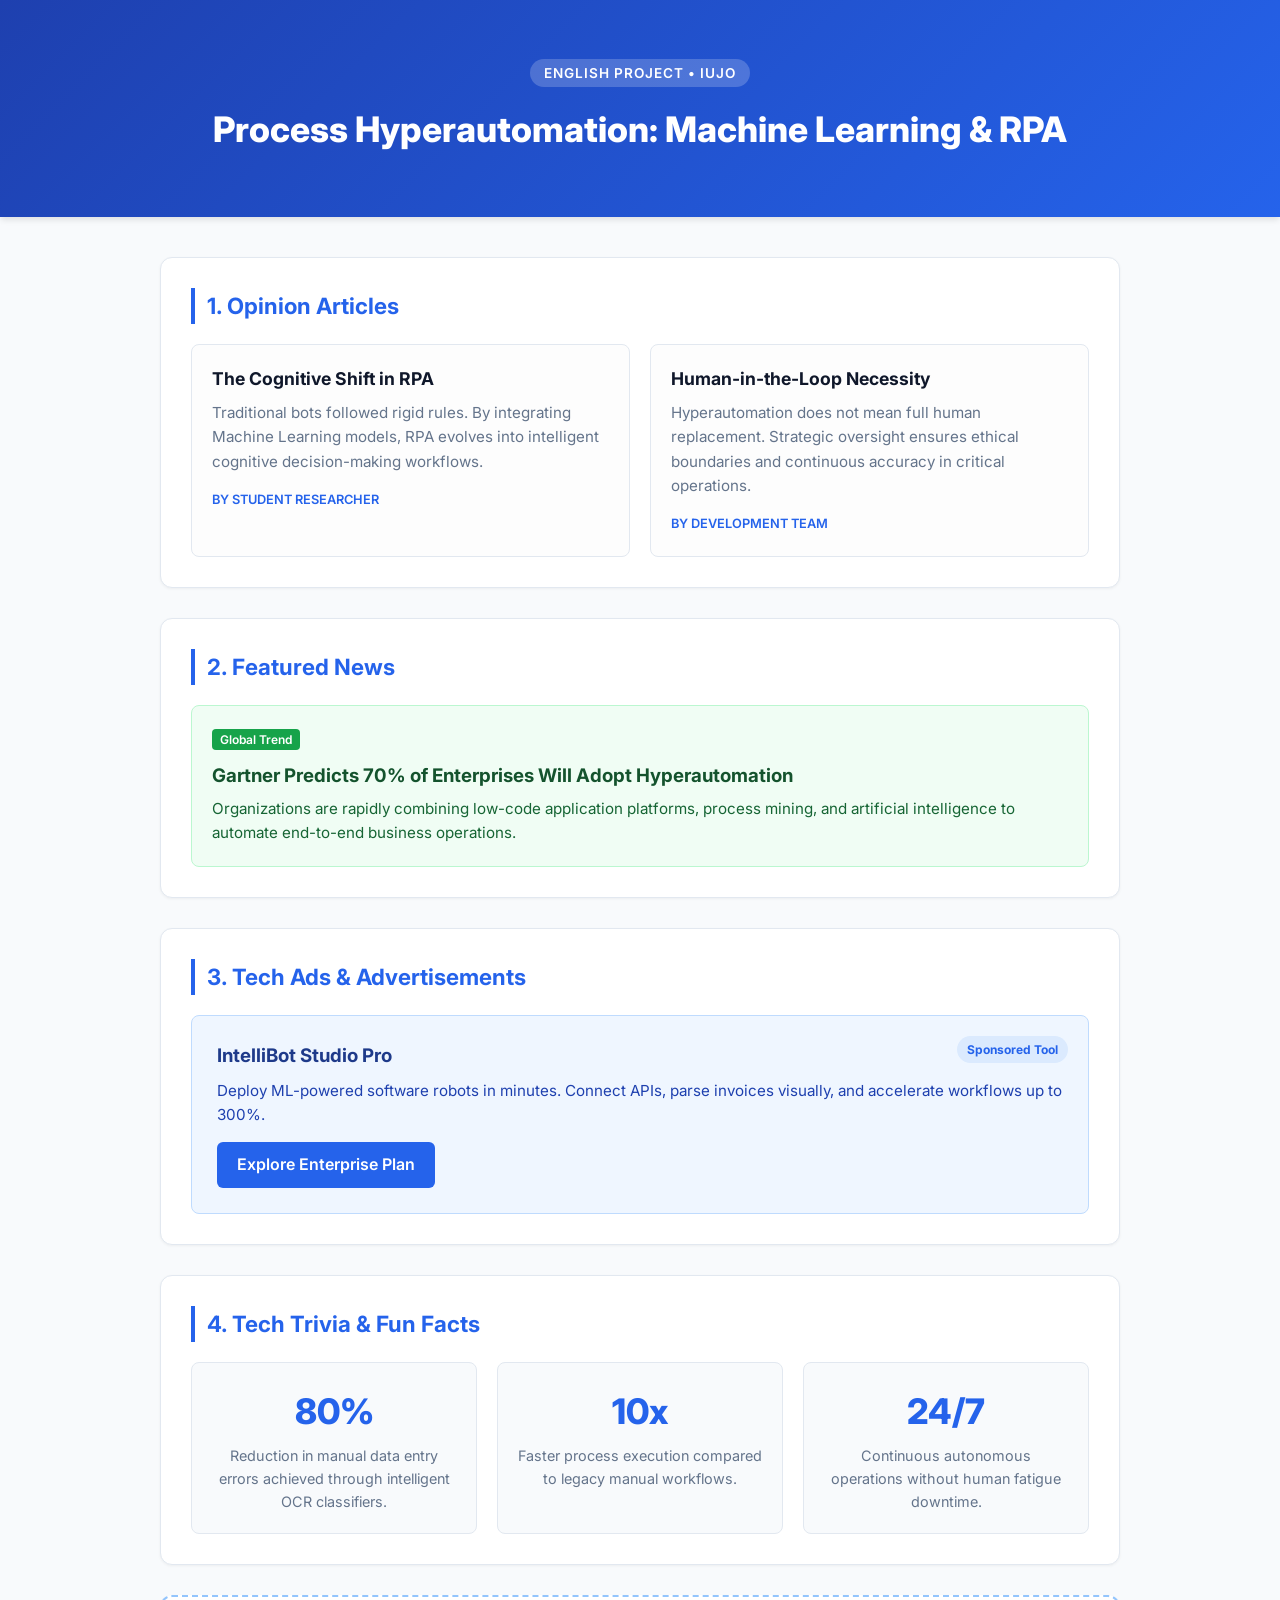
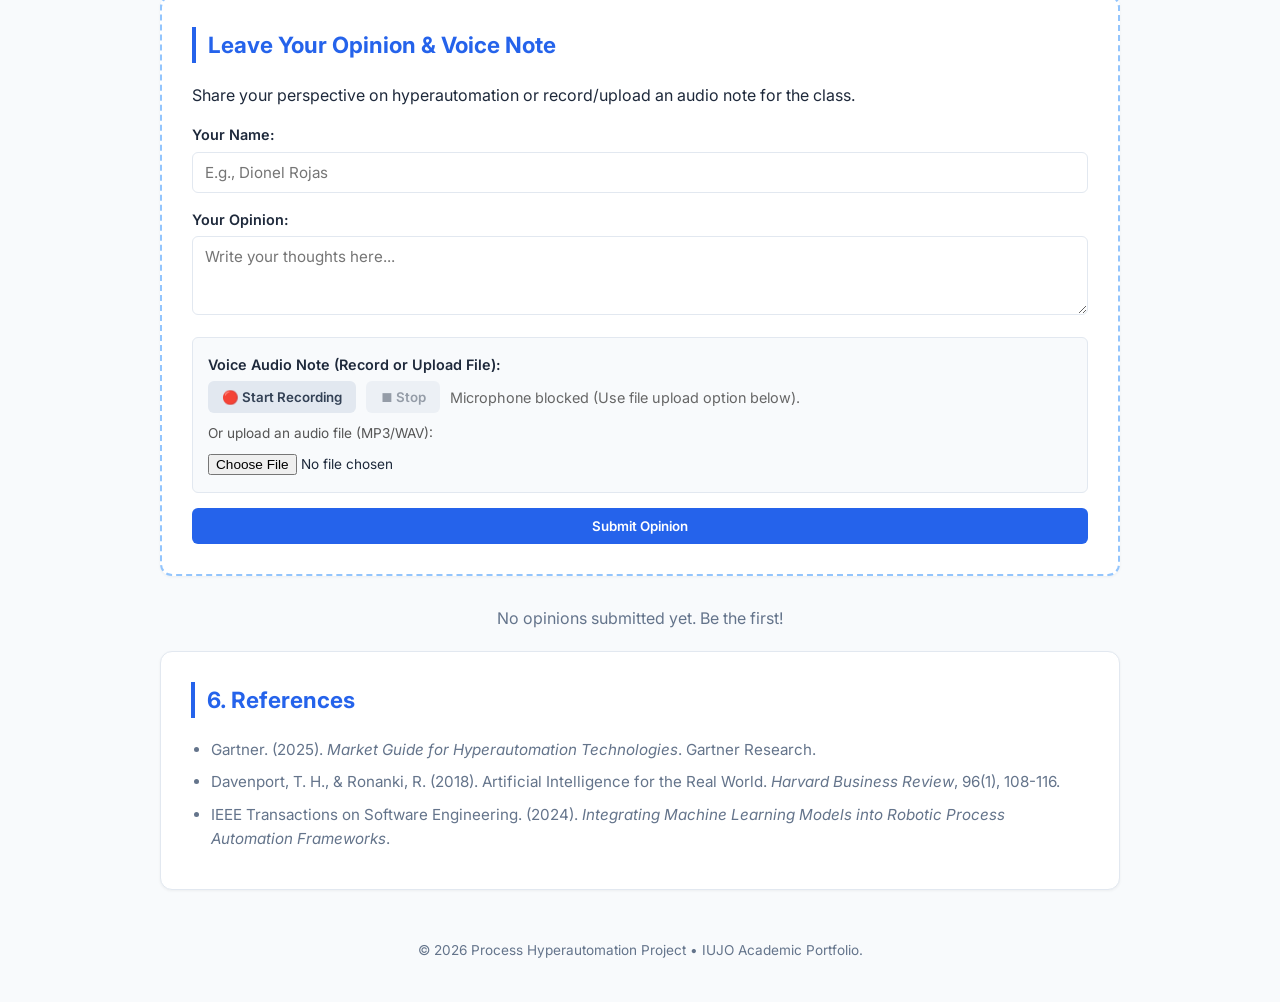
<file: index.html>
<!DOCTYPE html>
<html lang="en">
<head>
    <meta charset="UTF-8">
    <meta name="viewport" content="width=device-width, initial-scale=1.0">
    <title>Process Hyperautomation Project • IUJO</title>
    <!-- Google Fonts -->
    <link href="https://fonts.googleapis.com/css2?family=Inter:wght@300;400;600;800&display=swap" rel="stylesheet">
    <style>
        :root {
            --primary-color: #2563eb;
            --primary-hover: #1d4ed8;
            --bg-color: #f8fafc;
            --card-bg: #ffffff;
            --text-color: #1e293b;
            --text-muted: #64748b;
            --border-color: #e2e8f0;
        }

        * { box-sizing: border-box; margin: 0; padding: 0; font-family: 'Inter', sans-serif; }
        body { background-color: var(--bg-color); color: var(--text-color); line-height: 1.6; padding-bottom: 40px; }
        .container { max-width: 1000px; margin: 0 auto; padding: 0 20px; }

        .hero {
            background: linear-gradient(135deg, #1e40af, #2563eb);
            color: white;
            padding: 60px 0;
            text-align: center;
            margin-bottom: 40px;
            box-shadow: 0 4px 6px -1px rgba(0,0,0,0.1);
        }

        .badge {
            background: rgba(255, 255, 255, 0.2);
            padding: 6px 14px;
            border-radius: 20px;
            font-size: 0.85rem;
            font-weight: 600;
            text-transform: uppercase;
            letter-spacing: 1px;
        }

        .hero h1 { font-size: 2.2rem; margin-top: 15px; font-weight: 800; }

        .card-section {
            background: var(--card-bg);
            border: 1px solid var(--border-color);
            border-radius: 12px;
            padding: 30px;
            margin-bottom: 30px;
            box-shadow: 0 1px 3px rgba(0,0,0,0.05);
        }

        .card-section h2 {
            font-size: 1.4rem;
            color: var(--primary-color);
            margin-bottom: 20px;
            border-left: 4px solid var(--primary-color);
            padding-left: 12px;
        }

        .grid-2 { display: grid; grid-template-columns: repeat(auto-fit, minmax(280px, 1fr)); gap: 20px; }
        .mini-card, .review-card { background: #fdfdfd; border: 1px solid var(--border-color); padding: 20px; border-radius: 8px; }
        .mini-card h3, .review-card h4 { font-size: 1.1rem; margin-bottom: 8px; color: #0f172a; }
        .mini-card p, .review-card p { font-size: 0.95rem; color: var(--text-muted); margin-bottom: 12px; }
        .author { font-size: 0.8rem; color: var(--primary-color); font-weight: 600; text-transform: uppercase; }

        .news-banner { background: #f0fdf4; border: 1px solid #bbf7d0; padding: 20px; border-radius: 8px; }
        .news-tag { background: #16a34a; color: white; padding: 3px 8px; font-size: 0.75rem; border-radius: 4px; font-weight: 600; }
        .news-content h3 { margin: 10px 0 6px 0; color: #14532d; }
        .news-content p { color: #166534; font-size: 0.95rem; }

        .ad-card { background: #eff6ff; border: 1px solid #bfdbfe; padding: 25px; border-radius: 8px; position: relative; }
        .ad-badge { position: absolute; top: 20px; right: 20px; background: #dbeafe; color: var(--primary-color); padding: 4px 10px; font-size: 0.75rem; font-weight: 700; border-radius: 20px; }
        .ad-card h3 { color: #1e3a8a; margin-bottom: 8px; }
        .ad-card p { color: #1e40af; margin-bottom: 15px; font-size: 0.95rem; }

        .grid-3 { display: grid; grid-template-columns: repeat(auto-fit, minmax(220px, 1fr)); gap: 20px; }
        .stat-box { text-align: center; background: #f8fafc; border: 1px solid var(--border-color); padding: 20px; border-radius: 8px; }
        .stat-number { display: block; font-size: 2.2rem; font-weight: 800; color: var(--primary-color); margin-bottom: 5px; }
        .stat-box p { font-size: 0.9rem; color: var(--text-muted); }

        .highlight-box { border: 2px dashed #93c5fd; }
        .form-grid { display: flex; flex-direction: column; gap: 15px; margin-top: 15px; }
        .form-group label { display: block; font-weight: 600; font-size: 0.9rem; margin-bottom: 5px; }
        .form-group input[type="text"], .form-group textarea { width: 100%; padding: 10px 12px; border: 1px solid var(--border-color); border-radius: 6px; font-size: 0.95rem; }

        .audio-recorder-box { background: #f8fafc; padding: 15px; border-radius: 6px; border: 1px solid var(--border-color); }
        .recorder-controls { display: flex; align-items: center; gap: 10px; flex-wrap: wrap; }

        .btn-primary { background: var(--primary-color); color: white; border: none; padding: 10px 20px; border-radius: 6px; font-weight: 600; cursor: pointer; text-decoration: none; display: inline-block; text-align: center; }
        .btn-primary:hover { background: var(--primary-hover); }

        .btn-secondary { background: #e2e8f0; color: #334155; border: none; padding: 8px 14px; border-radius: 6px; font-weight: 600; cursor: pointer; }
        .btn-secondary:disabled { opacity: 0.5; cursor: not-allowed; }

        .btn-delete { background: #fee2e2; color: #991b1b; border: none; padding: 6px 12px; border-radius: 4px; font-size: 0.85rem; cursor: pointer; margin-top: 10px; }
        .alert { background: #dcfce7; color: #166534; padding: 12px 16px; border-radius: 6px; margin-bottom: 20px; border: 1px solid #bbf7d0; font-weight: 600; }
        .date { font-size: 0.8rem; color: var(--text-muted); font-weight: normal; float: right; }
        .references-list { padding-left: 20px; font-size: 0.95rem; color: var(--text-muted); }
        .references-list li { margin-bottom: 8px; }
        footer { text-align: center; margin-top: 50px; color: var(--text-muted); font-size: 0.85rem; }
    </style>
</head>
<body>

    <header class="hero">
        <div class="container">
            <span class="badge">English Project • IUJO</span>
            <h1>Process Hyperautomation: Machine Learning & RPA</h1>
        </div>
    </header>

    <main class="container">

        <!-- Section 1: Opinion Articles -->
        <section class="card-section">
            <h2>1. Opinion Articles</h2>
            <div class="grid-2">
                <article class="mini-card">
                    <h3>The Cognitive Shift in RPA</h3>
                    <p>Traditional bots followed rigid rules. By integrating Machine Learning models, RPA evolves into intelligent cognitive decision-making workflows.</p>
                    <span class="author">By Student Researcher</span>
                </article>
                <article class="mini-card">
                    <h3>Human-in-the-Loop Necessity</h3>
                    <p>Hyperautomation does not mean full human replacement. Strategic oversight ensures ethical boundaries and continuous accuracy in critical operations.</p>
                    <span class="author">By Development Team</span>
                </article>
            </div>
        </section>

        <!-- Section 2: Featured News -->
        <section class="card-section">
            <h2>2. Featured News</h2>
            <div class="news-banner">
                <div class="news-content">
                    <span class="news-tag">Global Trend</span>
                    <h3>Gartner Predicts 70% of Enterprises Will Adopt Hyperautomation</h3>
                    <p>Organizations are rapidly combining low-code application platforms, process mining, and artificial intelligence to automate end-to-end business operations.</p>
                </div>
            </div>
        </section>

        <!-- Section 3: Tech Ads -->
        <section class="card-section">
            <h2>3. Tech Ads & Advertisements</h2>
            <div class="ad-card">
                <div class="ad-badge">Sponsored Tool</div>
                <h3>IntelliBot Studio Pro</h3>
                <p>Deploy ML-powered software robots in minutes. Connect APIs, parse invoices visually, and accelerate workflows up to 300%.</p>
                <a href="anuncio.html" class="btn-primary">Explore Enterprise Plan</a>
            </div>
        </section>

        <!-- Section 4: Fun Facts -->
        <section class="card-section">
            <h2>4. Tech Trivia & Fun Facts</h2>
            <div class="grid-3">
                <div class="stat-box">
                    <span class="stat-number">80%</span>
                    <p>Reduction in manual data entry errors achieved through intelligent OCR classifiers.</p>
                </div>
                <div class="stat-box">
                    <span class="stat-number">10x</span>
                    <p>Faster process execution compared to legacy manual workflows.</p>
                </div>
                <div class="stat-box">
                    <span class="stat-number">24/7</span>
                    <p>Continuous autonomous operations without human fatigue downtime.</p>
                </div>
            </div>
        </section>

        <!-- Interactive Section: Opinions & Voice Note -->
        <section class="card-section highlight-box">
            <h2>Leave Your Opinion & Voice Note</h2>
            <p>Share your perspective on hyperautomation or record/upload an audio note for the class.</p>
            
            <form id="opinionForm" class="form-grid">
                <div class="form-group">
                    <label for="nombre">Your Name:</label>
                    <input type="text" id="nombre" name="nombre" required placeholder="E.g., Dionel Rojas">
                </div>
                <div class="form-group">
                    <label for="comentario">Your Opinion:</label>
                    <textarea id="comentario" name="comentario" rows="3" required placeholder="Write your thoughts here..."></textarea>
                </div>

                <div class="form-group audio-recorder-box">
                    <label>Voice Audio Note (Record or Upload File):</label>
                    <div class="recorder-controls" style="margin-bottom: 10px;">
                        <button type="button" id="recordBtn" class="btn-secondary">🔴 Start Recording</button>
                        <button type="button" id="stopBtn" class="btn-secondary" disabled>⏹ Stop</button>
                        <span id="recordingStatus" style="font-size: 0.9rem; color: #666;">Ready to record</span>
                    </div>
                    
                    <div style="margin-top: 8px;">
                        <label style="font-size: 0.85rem; color: #555; font-weight: normal;">Or upload an audio file (MP3/WAV):</label>
                        <input type="file" id="audioFileInput" accept="audio/*" style="font-size: 0.85rem; margin-top: 4px;">
                    </div>

                    <audio id="audioPreview" controls style="margin-top: 10px; display:none; width:100%;"></audio>
                </div>

                <button type="submit" class="btn-primary">Submit Opinion</button>
            </form>
        </section>

        <!-- Dynamic reviews container -->
        <div id="reviewsContainer"></div>

        <!-- Section 6: References -->
        <section class="card-section">
            <h2>6. References</h2>
            <ul class="references-list">
                <li>Gartner. (2025). <em>Market Guide for Hyperautomation Technologies</em>. Gartner Research.</li>
                <li>Davenport, T. H., & Ronanki, R. (2018). Artificial Intelligence for the Real World. <em>Harvard Business Review</em>, 96(1), 108-116.</li>
                <li>IEEE Transactions on Software Engineering. (2024). <em>Integrating Machine Learning Models into Robotic Process Automation Frameworks</em>.</li>
            </ul>
        </section>

    </main>

    <footer>
        <div class="container">
            <p>&copy; 2026 Process Hyperautomation Project • IUJO Academic Portfolio.</p>
        </div>
    </footer>

    <!-- Script for LocalStorage, Recorder & File Upload -->
    <script>
        let mediaRecorder;
        let audioChunks = [];
        let recordedAudioBase64 = null;

        const recordBtn = document.getElementById('recordBtn');
        const stopBtn = document.getElementById('stopBtn');
        const audioPreview = document.getElementById('audioPreview');
        const recordingStatus = document.getElementById('recordingStatus');
        const audioFileInput = document.getElementById('audioFileInput');
        const opinionForm = document.getElementById('opinionForm');

        if (navigator.mediaDevices && navigator.mediaDevices.getUserMedia) {
            navigator.mediaDevices.getUserMedia({ audio: true })
                .then(stream => {
                    mediaRecorder = new MediaRecorder(stream);
                    mediaRecorder.ondataavailable = event => audioChunks.push(event.data);
                    mediaRecorder.onstop = () => {
                        const audioBlob = new Blob(audioChunks, { type: 'audio/wav' });
                        audioChunks = [];
                        const audioUrl = URL.createObjectURL(audioBlob);
                        audioPreview.src = audioUrl;
                        audioPreview.style.display = 'block';

                        const reader = new FileReader();
                        reader.readAsDataURL(audioBlob);
                        reader.onloadend = () => { recordedAudioBase64 = reader.result; };
                        recordingStatus.textContent = "Audio recorded successfully!";
                    };
                })
                .catch(err => {
                    console.warn("Microphone blocked or unavailable:", err);
                    recordingStatus.textContent = "Microphone blocked (Use file upload option below).";
                });
        } else {
            recordingStatus.textContent = "Your browser does not support direct recording.";
        }

        if (recordBtn && stopBtn) {
            recordBtn.addEventListener('click', () => {
                if (!mediaRecorder) {
                    alert("Recorder not available. Please use the audio file upload option.");
                    return;
                }
                audioChunks = [];
                recordedAudioBase64 = null;
                mediaRecorder.start();
                recordBtn.disabled = true;
                stopBtn.disabled = false;
                recordingStatus.textContent = "Recording in progress...";
            });

            stopBtn.addEventListener('click', () => {
                if (mediaRecorder) mediaRecorder.stop();
                recordBtn.disabled = false;
                stopBtn.disabled = true;
            });
        }

        if (audioFileInput) {
            audioFileInput.addEventListener('change', function(e) {
                const file = e.target.files[0];
                if (file) {
                    const audioUrl = URL.createObjectURL(file);
                    audioPreview.src = audioUrl;
                    audioPreview.style.display = 'block';

                    const reader = new FileReader();
                    reader.readAsDataURL(file);
                    reader.onloadend = () => {
                        recordedAudioBase64 = reader.result;
                        recordingStatus.textContent = "Audio file loaded successfully!";
                    };
                }
            });
        }

        if (opinionForm) {
            opinionForm.addEventListener('submit', (e) => {
                e.preventDefault();
                const nuevaOpinion = {
                    id: Date.now(),
                    nombre: document.getElementById('nombre').value,
                    comentario: document.getElementById('comentario').value,
                    audio: recordedAudioBase64,
                    fecha: new Date().toISOString().slice(0, 19).replace('T', ' ')
                };

                let opiniones = JSON.parse(localStorage.getItem('opiniones_hyperautomation')) || [];
                opiniones.unshift(nuevaOpinion);
                localStorage.setItem('opiniones_hyperautomation', JSON.stringify(opiniones));

                opinionForm.reset();
                audioPreview.style.display = 'none';
                recordedAudioBase64 = null;
                recordingStatus.textContent = "Ready to record";
                if (audioFileInput) audioFileInput.value = '';

                mostrarAlerta("Opinion and audio registered successfully!");
                cargarOpiniones();
            });
        }

        function mostrarAlerta(texto) {
            const alertaExistente = document.getElementById('successAlert');
            if (alertaExistente) alertaExistente.remove();

            const alertBox = document.createElement('div');
            alertBox.className = 'alert';
            alertBox.id = 'successAlert';
            alertBox.textContent = texto;

            const mainContainer = document.querySelector('main');
            mainContainer.insertBefore(alertBox, mainContainer.firstChild);

            setTimeout(() => {
                alertBox.style.transition = 'opacity 0.5s ease';
                alertBox.style.opacity = '0';
                setTimeout(() => alertBox.remove(), 500);
            }, 4000);
        }

        function cargarOpiniones() {
            let contenedor = document.getElementById('reviewsContainer');
            if (!contenedor) {
                contenedor = document.createElement('div');
                contenedor.id = 'reviewsContainer';
                document.querySelector('main').appendChild(contenedor);
            }

            let opiniones = JSON.parse(localStorage.getItem('opiniones_hyperautomation')) || [];
            if (opiniones.length === 0) {
                contenedor.innerHTML = '<p style="text-align:center; color:#64748b; margin: 20px 0;">No opinions submitted yet. Be the first!</p>';
                return;
            }

            let htmlHTML = '';
            opiniones.forEach(op => {
                htmlHTML += `
                    <div class="review-card" id="review-${op.id}" style="margin-bottom: 20px;">
                        <h4>${escapeHtml(op.nombre)} <span class="date">${op.fecha}</span></h4>
                        <p>${escapeHtml(op.comentario)}</p>
                        ${op.audio ? `<audio controls class="review-audio" style="width:100%; margin-top:8px;"><source src="${op.audio}" type="audio/wav">Your browser does not support audio.</audio>` : ''}
                        <button type="button" class="btn-delete" onclick="eliminarOpinion(${op.id})">🗑️ Delete</button>
                    </div>
                `;
            });
            contenedor.innerHTML = htmlHTML;
        }

        function eliminarOpinion(id) {
            if (confirm('Are you sure you want to delete this audio and opinion?')) {
                let opiniones = JSON.parse(localStorage.getItem('opiniones_hyperautomation')) || [];
                opiniones = opiniones.filter(op => op.id !== id);
                localStorage.setItem('opiniones_hyperautomation', JSON.stringify(opiniones));

                const card = document.getElementById('review-' + id);
                if (card) {
                    card.style.transition = 'opacity 0.3s ease';
                    card.style.opacity = '0';
                    setTimeout(() => card.remove(), 300);
                } else {
                    cargarOpiniones();
                }
            }
        }

        function escapeHtml(text) {
            return text.replace(/&/g, "&amp;").replace(/</g, "&lt;").replace(/>/g, "&gt;").replace(/"/g, "&quot;").replace(/'/g, "&#039;");
        }

        document.addEventListener('DOMContentLoaded', cargarOpiniones);
    </script>
</body>
</html>
</file>
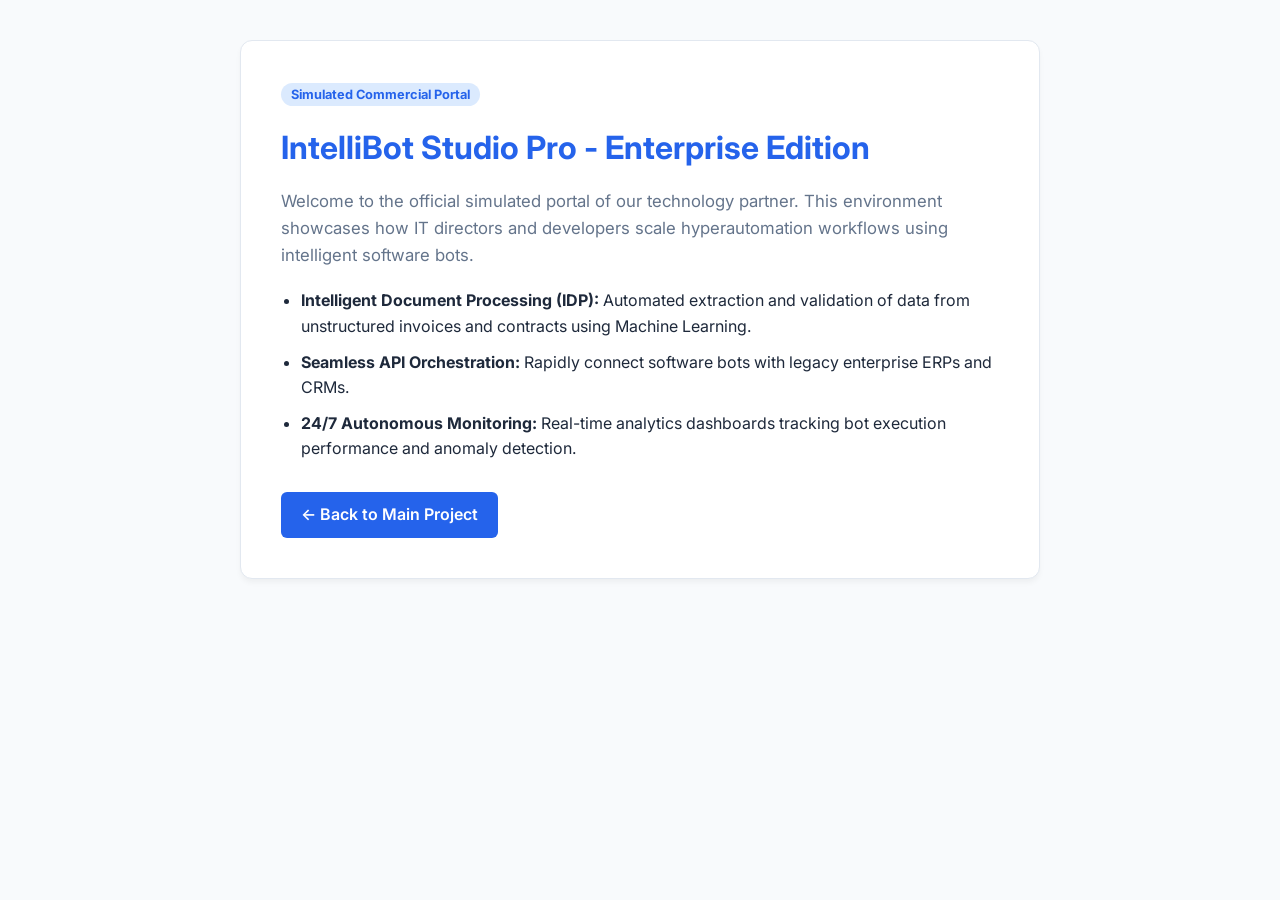
<file: anuncio.html>
<!DOCTYPE html>
<html lang="en">
<head>
    <meta charset="UTF-8">
    <meta name="viewport" content="width=device-width, initial-scale=1.0">
    <title>IntelliBot Studio Pro - Vendor Portal</title>
    <link href="https://fonts.googleapis.com/css2?family=Inter:wght@300;400;600;800&display=swap" rel="stylesheet">
    <style>
        :root {
            --primary-color: #2563eb;
            --bg-color: #f8fafc;
            --card-bg: #ffffff;
            --text-color: #1e293b;
            --text-muted: #64748b;
            --border-color: #e2e8f0;
        }
        * { box-sizing: border-box; margin: 0; padding: 0; font-family: 'Inter', sans-serif; }
        body { background-color: var(--bg-color); color: var(--text-color); line-height: 1.6; padding: 40px 20px; }
        .container { max-width: 800px; margin: 0 auto; background: var(--card-bg); border: 1px solid var(--border-color); border-radius: 12px; padding: 40px; box-shadow: 0 4px 6px -1px rgba(0,0,0,0.05); }
        h1 { color: var(--primary-color); margin-bottom: 15px; font-size: 2rem; }
        p { color: var(--text-muted); margin-bottom: 20px; font-size: 1.05rem; }
        .features-list { list-style: disc; margin-left: 20px; margin-bottom: 30px; color: var(--text-color); }
        .features-list li { margin-bottom: 10px; }
        .btn-back { display: inline-block; background: var(--primary-color); color: white; padding: 10px 20px; border-radius: 6px; text-decoration: none; font-weight: 600; }
        .btn-back:hover { background: #1d4ed8; }
    </style>
</head>
<body>
    <div class="container">
        <span style="background: #dbeafe; color: var(--primary-color); padding: 4px 10px; font-size: 0.8rem; font-weight: 700; border-radius: 20px;">Simulated Commercial Portal</span>
        <h1 style="margin-top: 15px;">IntelliBot Studio Pro - Enterprise Edition</h1>
        <p>Welcome to the official simulated portal of our technology partner. This environment showcases how IT directors and developers scale hyperautomation workflows using intelligent software bots.</p>
        
        <ul class="features-list">
            <li><strong>Intelligent Document Processing (IDP):</strong> Automated extraction and validation of data from unstructured invoices and contracts using Machine Learning.</li>
            <li><strong>Seamless API Orchestration:</strong> Rapidly connect software bots with legacy enterprise ERPs and CRMs.</li>
            <li><strong>24/7 Autonomous Monitoring:</strong> Real-time analytics dashboards tracking bot execution performance and anomaly detection.</li>
        </ul>

        <a href="index.html" class="btn-back">← Back to Main Project</a>
    </div>
</body>
</html>
</file>
